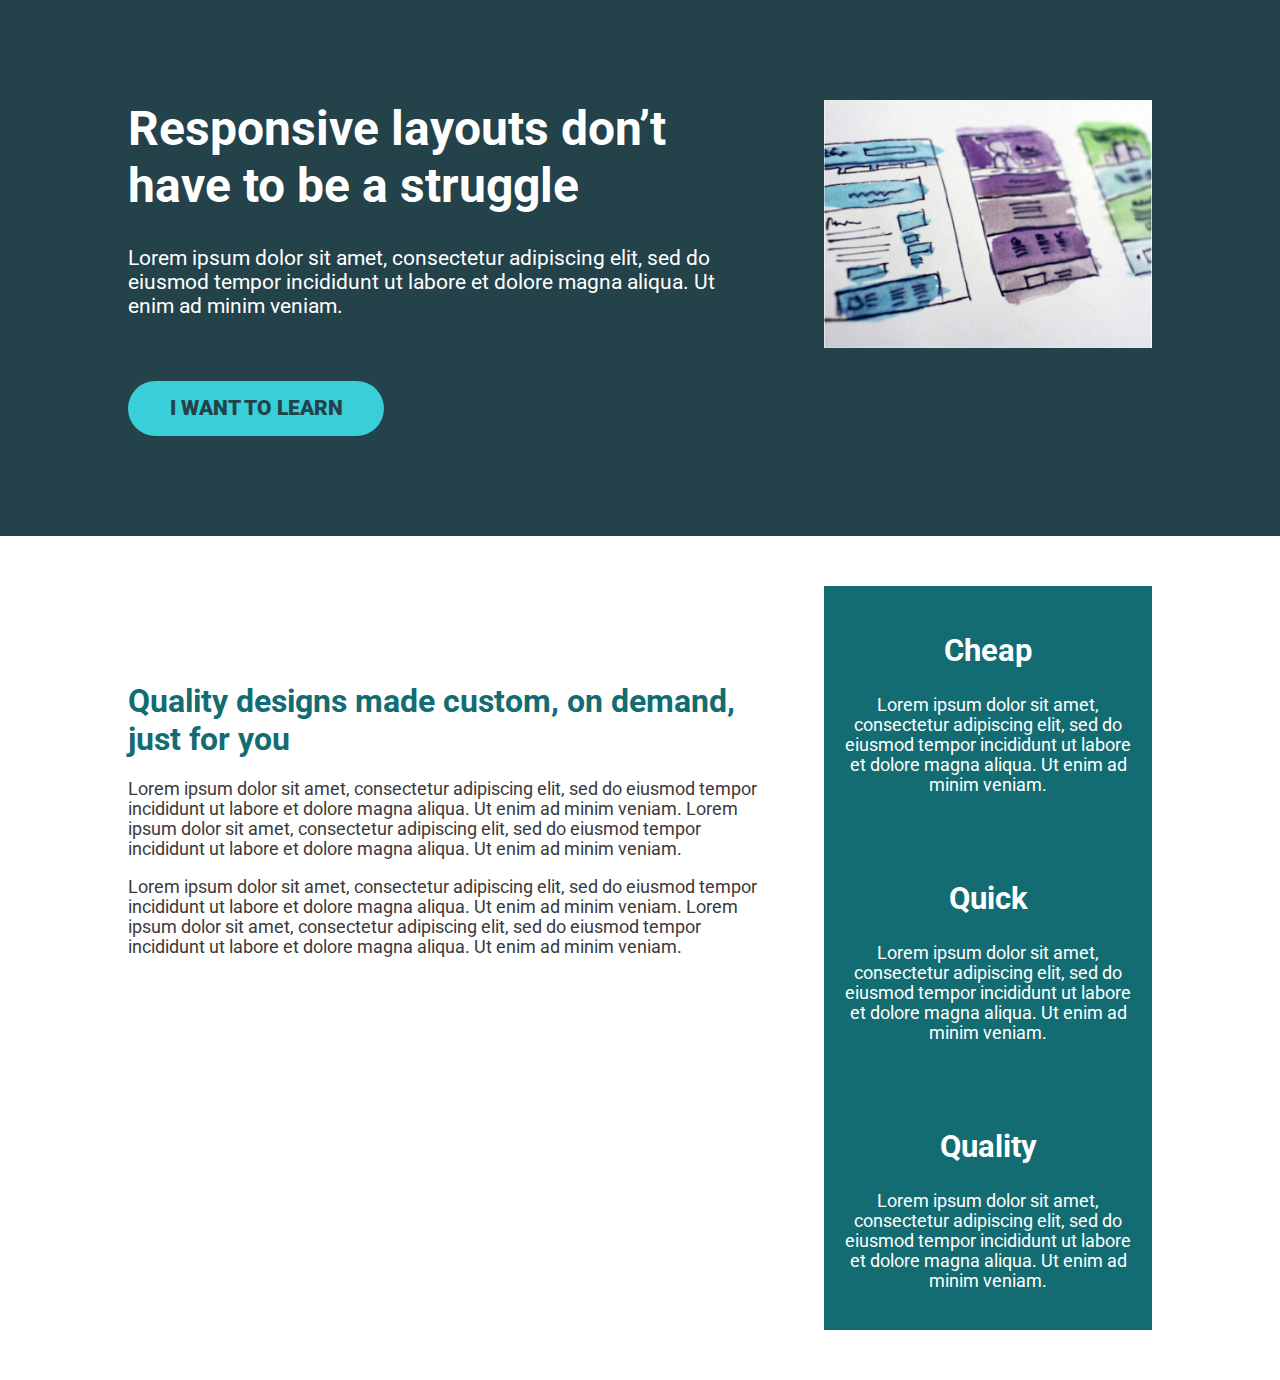
<file: 02-6 - challenge 2/index.html>
<!DOCTYPE html>
<html lang="en">
  <head>
    <meta charset="UTF-8" />
    <meta name="viewport" content="width=device-width, initial-scale=1.0" />
    <title>Conquering Rsponsive Layouts</title>
    <link
      href="https://fonts.googleapis.com/css2?family=Roboto:wght@400;900&display=swap"
      rel="stylesheet"
    />
    <link rel="stylesheet" href="style.css" />
  </head>
  <body>
    <div class="hero">
      <div class="container row">
        <div class="hero__text">
          <h1>Responsive layouts don’t have to be a struggle</h1>
          <p>
            Lorem ipsum dolor sit amet, consectetur adipiscing elit, sed do
            eiusmod tempor incididunt ut labore et dolore magna aliqua. Ut enim
            ad minim veniam.
          </p>
          <a href="#" class="btn">I want to learn</a>
        </div>
        <div class="hero__img">
          <img src="img/hero-img.jpg" alt="some image" />
        </div>
      </div>
    </div>
    <section class="second">
      <div class="container row">
        <div class="col-1">
          <h1>Quality designs made custom, on demand, just for you</h1>
          <p>
            Lorem ipsum dolor sit amet, consectetur adipiscing elit, sed do
            eiusmod tempor incididunt ut labore et dolore magna aliqua. Ut enim
            ad minim veniam. Lorem ipsum dolor sit amet, consectetur adipiscing
            elit, sed do eiusmod tempor incididunt ut labore et dolore magna
            aliqua. Ut enim ad minim veniam.
          </p>
          <p>
            Lorem ipsum dolor sit amet, consectetur adipiscing elit, sed do
            eiusmod tempor incididunt ut labore et dolore magna aliqua. Ut enim
            ad minim veniam. Lorem ipsum dolor sit amet, consectetur adipiscing
            elit, sed do eiusmod tempor incididunt ut labore et dolore magna
            aliqua. Ut enim ad minim veniam.
          </p>
        </div>
        <div class="col-2">
          <div class="col-2__text">
            <h2>Cheap</h2>
            <p>
              Lorem ipsum dolor sit amet, consectetur adipiscing elit, sed do
              eiusmod tempor incididunt ut labore et dolore magna aliqua. Ut
              enim ad minim veniam.
            </p>
          </div>
          <div class="col-2__text">
            <h2>Quick</h2>
            <p>
              Lorem ipsum dolor sit amet, consectetur adipiscing elit, sed do
              eiusmod tempor incididunt ut labore et dolore magna aliqua. Ut
              enim ad minim veniam.
            </p>
          </div>
          <div class="col-2__text">
            <h2>Quality</h2>
            <p>
              Lorem ipsum dolor sit amet, consectetur adipiscing elit, sed do
              eiusmod tempor incididunt ut labore et dolore magna aliqua. Ut
              enim ad minim veniam.
            </p>
          </div>
        </div>
      </div>
    </section>
  </body>
</html>
</file>
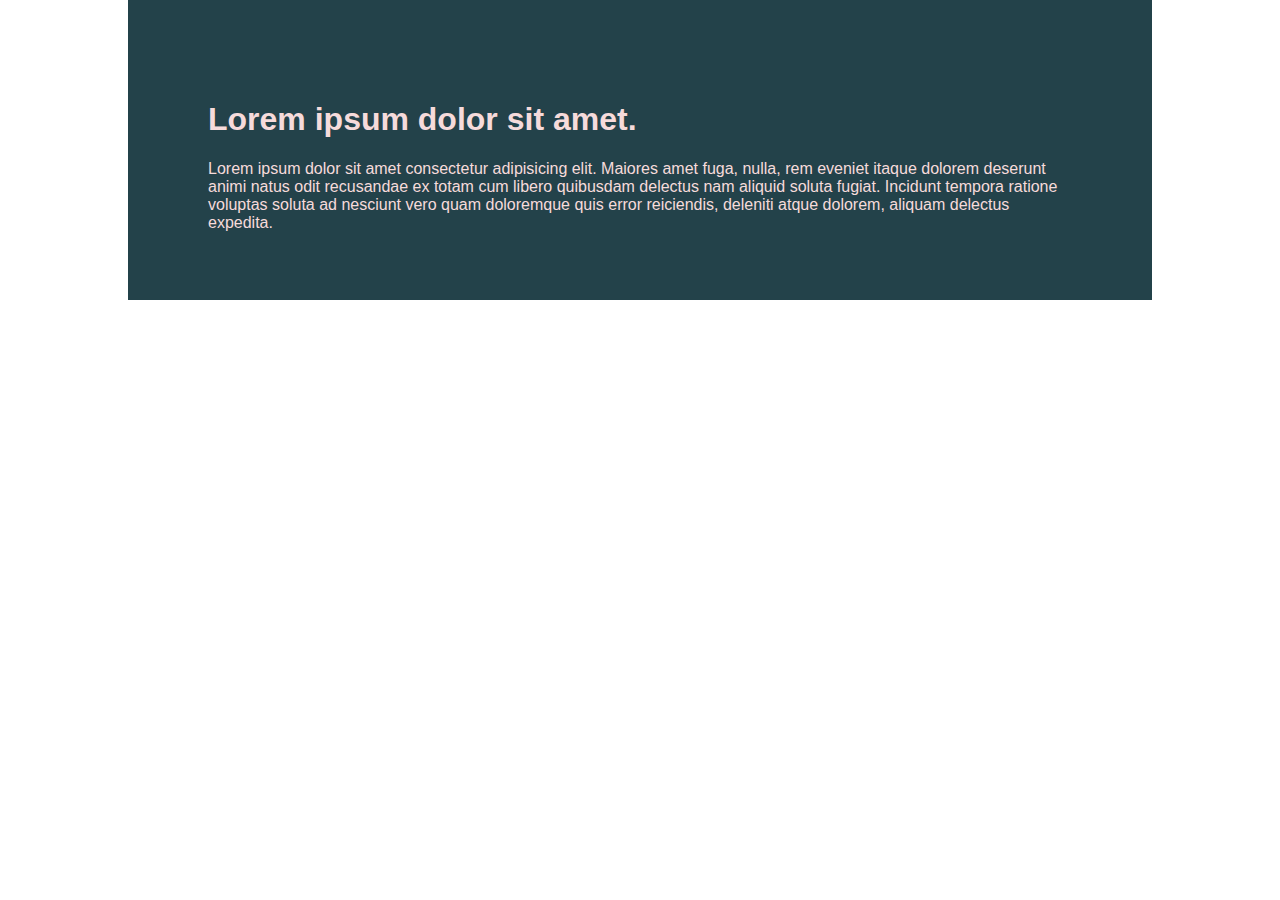
<file: AvoidHeights/index.html>
<!DOCTYPE html>
<html lang="en">
  <head>
    <meta charset="UTF-8" />
    <meta name="viewport" content="width=device-width, initial-scale=1.0" />
    <title>Avoid heights</title>
    <link rel="stylesheet" href="style.css" />
  </head>
  <body>
    <div class="container">
      <h1>Lorem ipsum dolor sit amet.</h1>
      <p>
        Lorem ipsum dolor sit amet consectetur adipisicing elit. Maiores amet
        fuga, nulla, rem eveniet itaque dolorem deserunt animi natus odit
        recusandae ex totam cum libero quibusdam delectus nam aliquid soluta
        fugiat. Incidunt tempora ratione voluptas soluta ad nesciunt vero quam
        doloremque quis error reiciendis, deleniti atque dolorem, aliquam
        delectus expedita.
      </p>
    </div>
  </body>
</html>
</file>
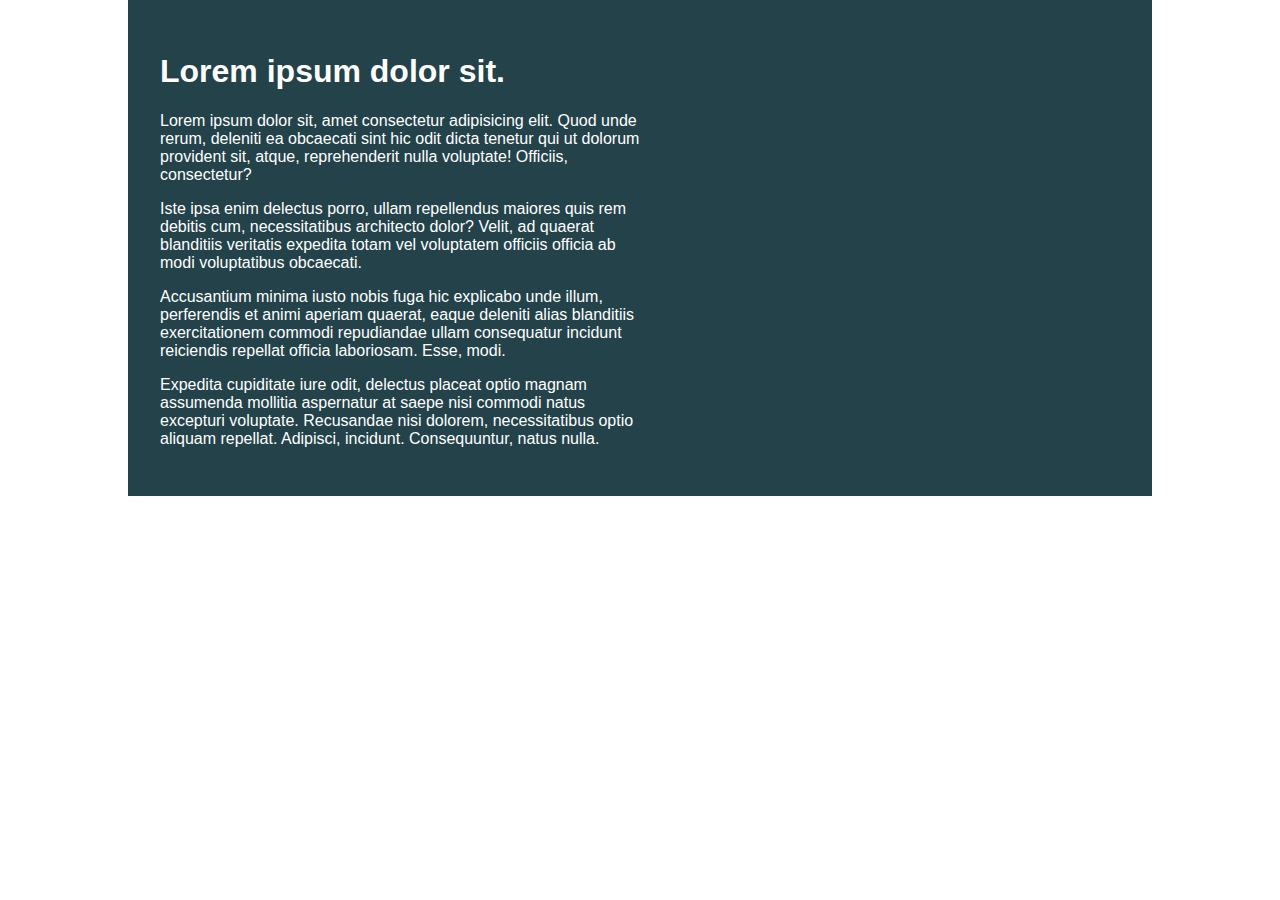
<file: challenge01/index.html>
<!DOCTYPE html>
<html lang="en">

<head>
    <meta charset="UTF-8">
    <meta name="viewport" content="width=device-width, initial-scale=1.0">
    <title>Day 01</title>

    <link rel="stylesheet" href="style.css">
</head>

<body>
    <div class="container">
        <div class="intro-content">
            <h1>Lorem ipsum dolor sit.</h1>
            <p>Lorem ipsum dolor sit, amet consectetur adipisicing elit. Quod unde rerum, deleniti ea obcaecati sint hic
                odit dicta tenetur qui ut dolorum provident sit, atque, reprehenderit nulla voluptate! Officiis,
                consectetur?</p>
            <p>Iste ipsa enim delectus porro, ullam repellendus maiores quis rem debitis cum, necessitatibus architecto
                dolor? Velit, ad quaerat blanditiis veritatis expedita totam vel voluptatem officiis officia ab modi
                voluptatibus obcaecati.</p>
            <p>Accusantium minima iusto nobis fuga hic explicabo unde illum, perferendis et animi aperiam quaerat, eaque
                deleniti alias blanditiis exercitationem commodi repudiandae ullam consequatur incidunt reiciendis
                repellat officia laboriosam. Esse, modi.</p>
            <p>Expedita cupiditate iure odit, delectus placeat optio magnam assumenda mollitia aspernatur at saepe nisi
                commodi natus excepturi voluptate. Recusandae nisi dolorem, necessitatibus optio aliquam repellat.
                Adipisci, incidunt. Consequuntur, natus nulla.</p>
        </div>
    </div>
</body>

</html>
</file>
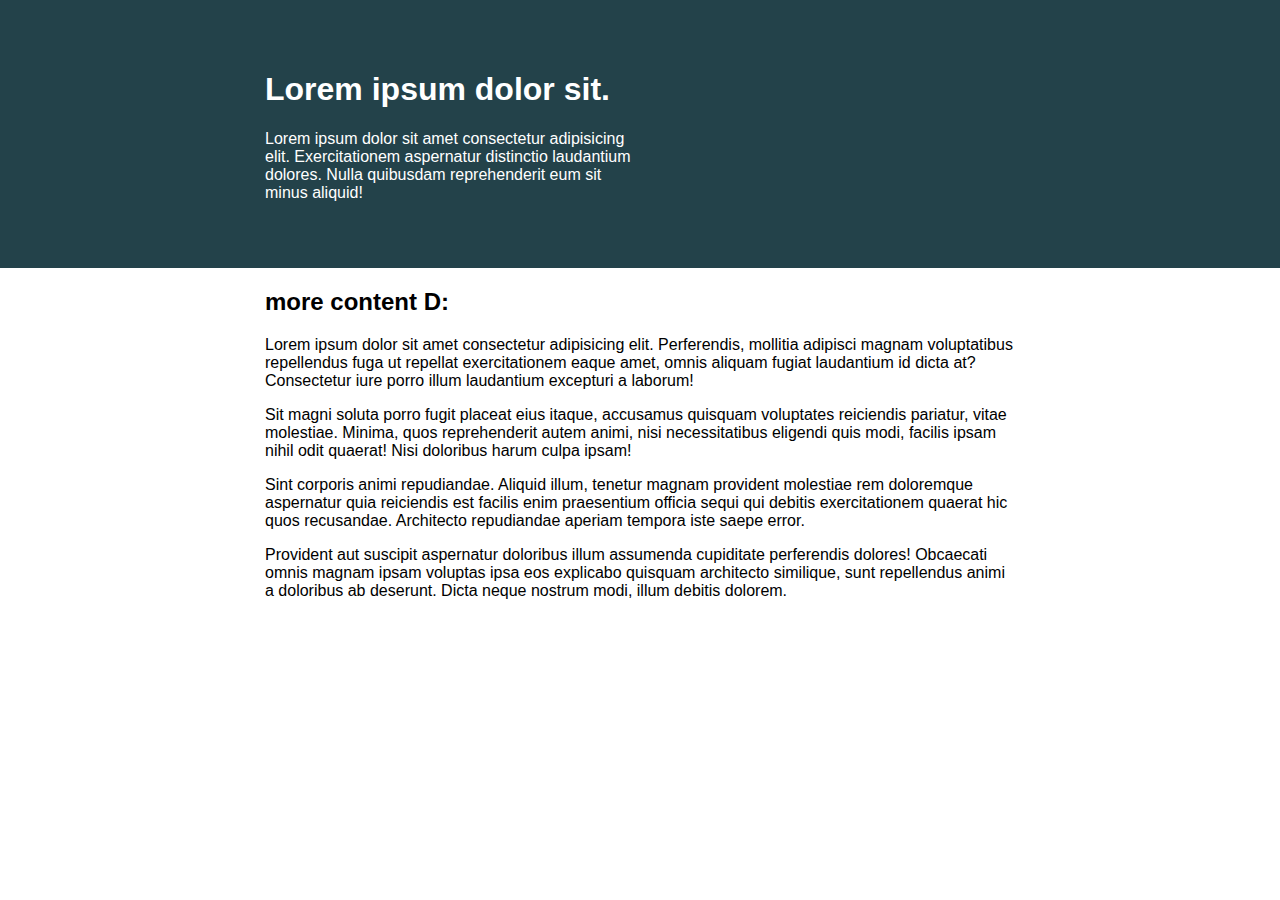
<file: challenge02/index.html>
<!DOCTYPE html>
<html lang="en">
  <head>
    <meta charset="UTF-8" />
    <meta name="viewport" content="width=device-width, initial-scale=1.0" />
    <title>Day 01</title>

    <link rel="stylesheet" href="style.css" />
  </head>
  <body>
    <div class="intro">
      <div class="container">
        <div class="intro-content">
          <h1>Lorem ipsum dolor sit.</h1>
          <p>
            Lorem ipsum dolor sit amet consectetur adipisicing elit.
            Exercitationem aspernatur distinctio laudantium dolores. Nulla
            quibusdam reprehenderit eum sit minus aliquid!
          </p>
        </div>
      </div>
    </div>

    <div class="container">
      <h2>more content D:</h2>
      <p>
        Lorem ipsum dolor sit amet consectetur adipisicing elit. Perferendis,
        mollitia adipisci magnam voluptatibus repellendus fuga ut repellat
        exercitationem eaque amet, omnis aliquam fugiat laudantium id dicta at?
        Consectetur iure porro illum laudantium excepturi a laborum!
      </p>
      <p>
        Sit magni soluta porro fugit placeat eius itaque, accusamus quisquam
        voluptates reiciendis pariatur, vitae molestiae. Minima, quos
        reprehenderit autem animi, nisi necessitatibus eligendi quis modi,
        facilis ipsam nihil odit quaerat! Nisi doloribus harum culpa ipsam!
      </p>
      <p>
        Sint corporis animi repudiandae. Aliquid illum, tenetur magnam provident
        molestiae rem doloremque aspernatur quia reiciendis est facilis enim
        praesentium officia sequi qui debitis exercitationem quaerat hic quos
        recusandae. Architecto repudiandae aperiam tempora iste saepe error.
      </p>
      <p>
        Provident aut suscipit aspernatur doloribus illum assumenda cupiditate
        perferendis dolores! Obcaecati omnis magnam ipsam voluptas ipsa eos
        explicabo quisquam architecto similique, sunt repellendus animi a
        doloribus ab deserunt. Dicta neque nostrum modi, illum debitis dolorem.
      </p>
    </div>
  </body>
</html>
</file>
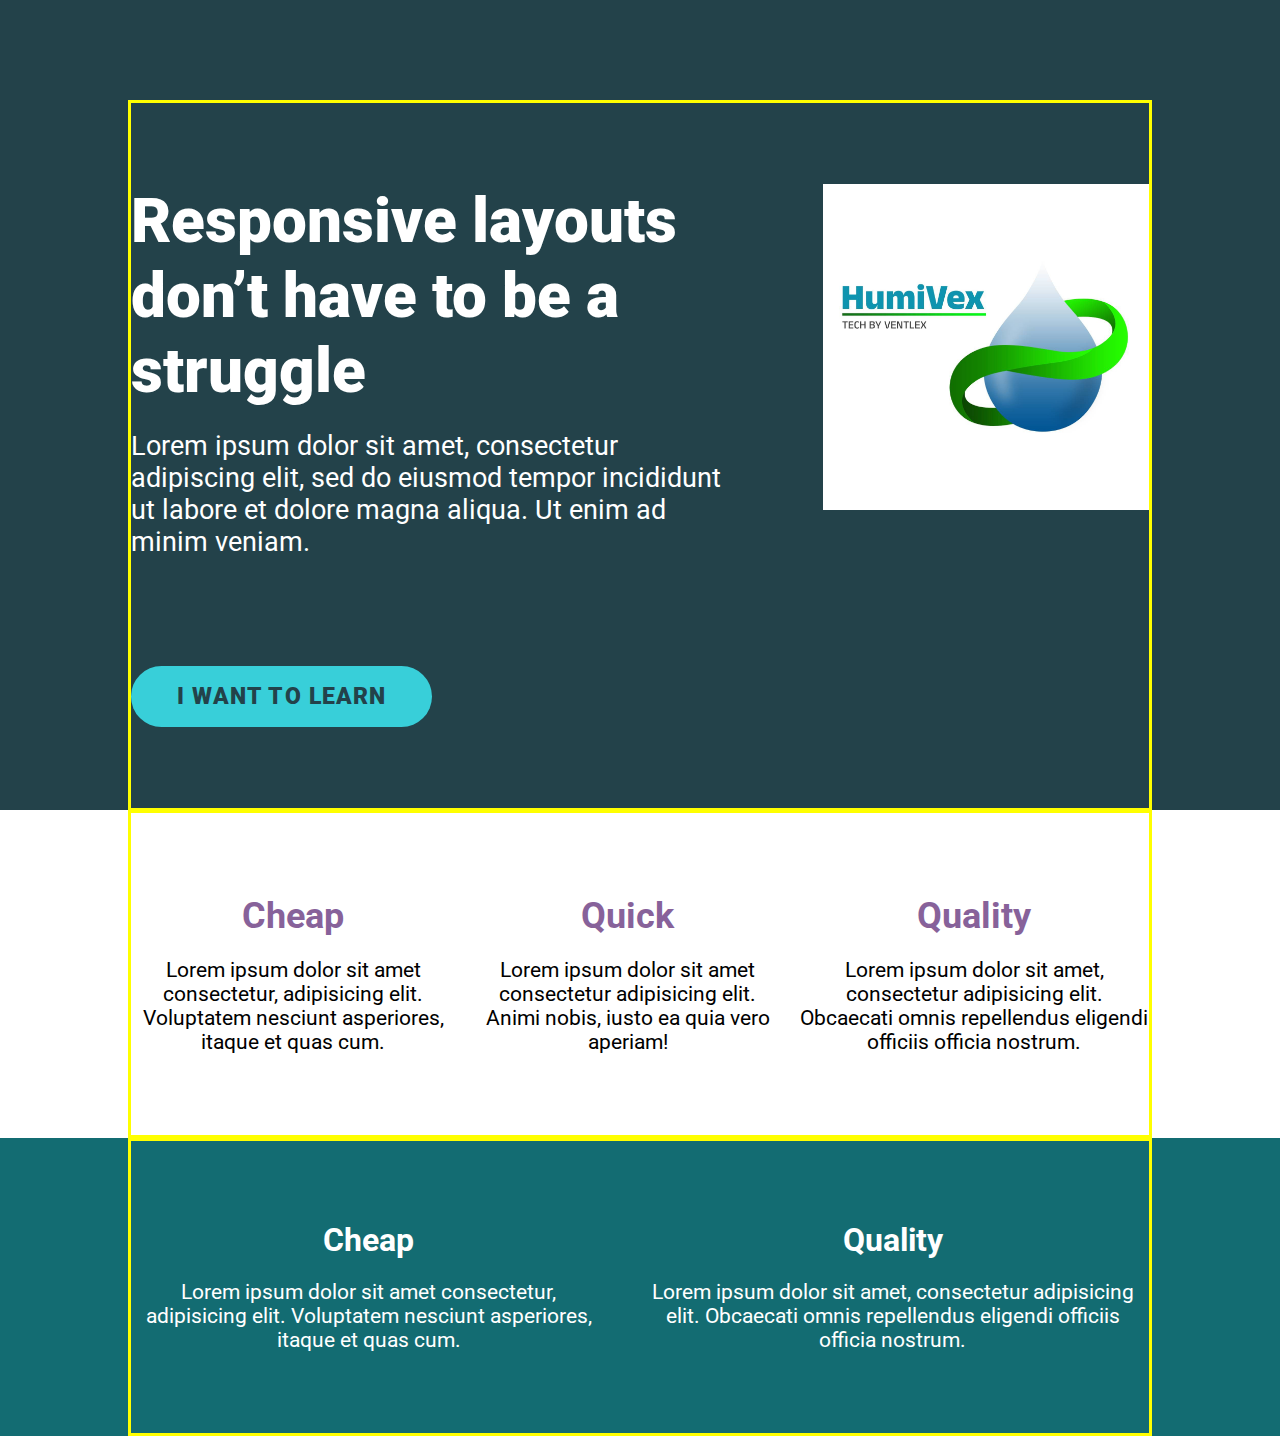
<file: challenge03 copy/index.html>
<!DOCTYPE html>
<html lang="en">
  <head>
    <meta charset="UTF-8" />
    <meta name="viewport" content="width=device-width, initial-scale=1.0" />
    <title>Challenge 03</title>
    <link rel="stylesheet" href="style.css" />
    <link rel="preconnect" href="https://fonts.googleapis.com" />
    <link rel="preconnect" href="https://fonts.gstatic.com" crossorigin />
    <link
      href="https://fonts.googleapis.com/css2?family=Dancing+Script:wght@400..700&family=Manrope:wght@200..800&family=Pacifico&family=Roboto:ital,wght@0,100..900;1,100..900&display=swap"
      rel="stylesheet"
    />
  </head>
  <body>
    <div class="hero">
      <div class="container row">
        <div class="hero__text">
          <h3>Responsive layouts don’t have to be a struggle</h3>
          <p>
            Lorem ipsum dolor sit amet, consectetur adipiscing elit, sed do
            eiusmod tempor incididunt ut labore et dolore magna aliqua. Ut enim
            ad minim veniam.
          </p>
          <button>i want to learn</button>
        </div>
        <img src="./img.jpg" alt="Humivex logo" class="hero__img" />
      </div>
    </div>
    <section class="three-col">
      <div class="container row">
        <div class="col">
          <h3 class="accent-color">Cheap</h3>
          <p>
            Lorem ipsum dolor sit amet consectetur, adipisicing elit. Voluptatem
            nesciunt asperiores, itaque et quas cum.
          </p>
        </div>
        <div class="col">
          <h3 class="accent-color">Quick</h3>
          <p>
            Lorem ipsum dolor sit amet consectetur adipisicing elit. Animi
            nobis, iusto ea quia vero aperiam!
          </p>
        </div>
        <div class="col">
          <h3 class="accent-color">Quality</h3>
          <p>
            Lorem ipsum dolor sit amet, consectetur adipisicing elit. Obcaecati
            omnis repellendus eligendi officiis officia nostrum.
          </p>
        </div>
      </div>
    </section>
    <section class="two-col">
      <div class="container row">
        <div class="col">
          <h3>Cheap</h3>
          <p>
            Lorem ipsum dolor sit amet consectetur, adipisicing elit. Voluptatem
            nesciunt asperiores, itaque et quas cum.
          </p>
        </div>
        <div class="col">
          <h3>Quality</h3>
          <p>
            Lorem ipsum dolor sit amet, consectetur adipisicing elit. Obcaecati
            omnis repellendus eligendi officiis officia nostrum.
          </p>
        </div>
      </div>
    </section>
  </body>
</html>
</file>
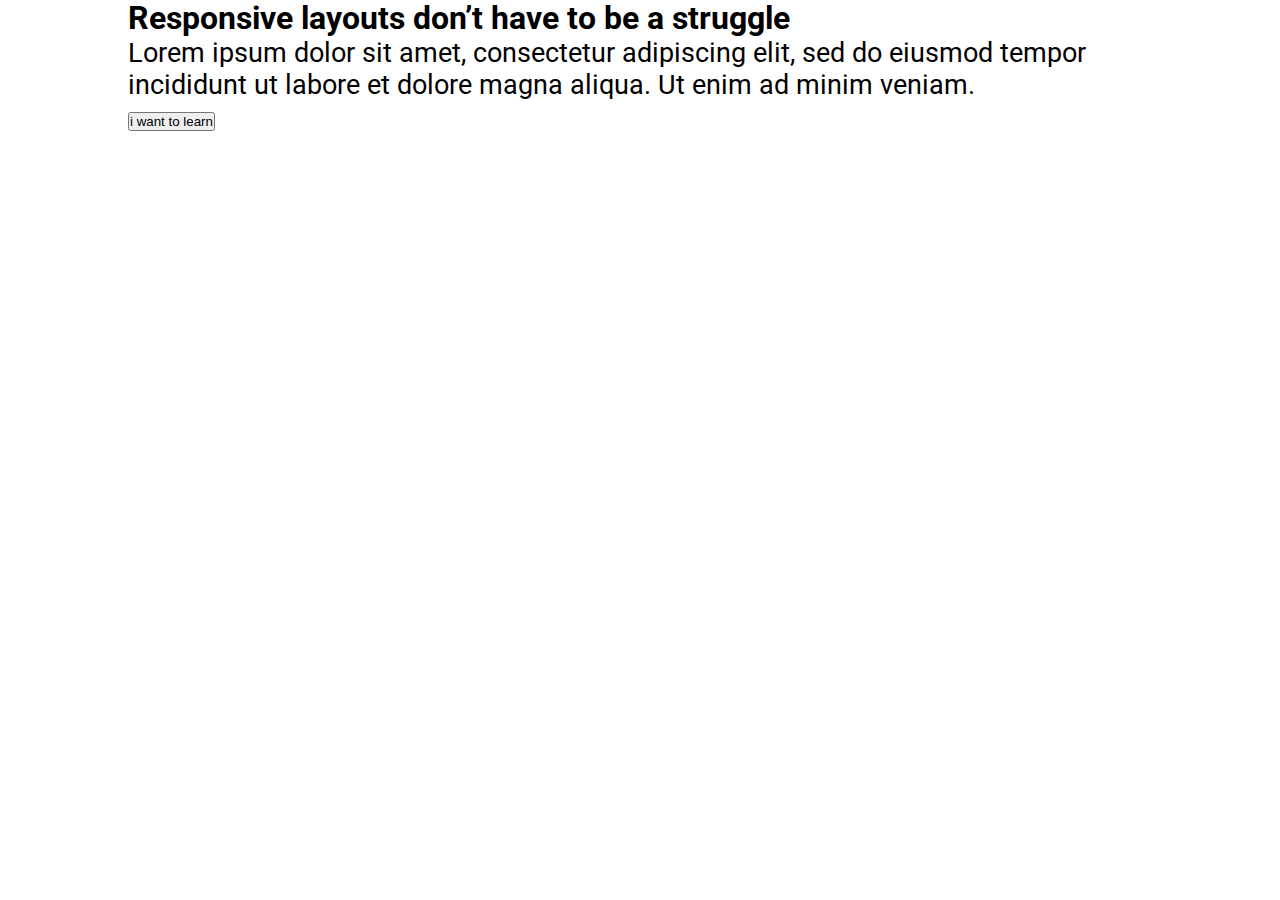
<file: challenge03/index.html>
<!DOCTYPE html>
<html lang="en">
  <head>
    <meta charset="UTF-8" />
    <meta name="viewport" content="width=device-width, initial-scale=1.0" />
    <title>Challenge 03</title>
    <link rel="stylesheet" href="style.css" />
    <link rel="preconnect" href="https://fonts.googleapis.com" />
    <link rel="preconnect" href="https://fonts.gstatic.com" crossorigin />
    <link
      href="https://fonts.googleapis.com/css2?family=Dancing+Script:wght@400..700&family=Manrope:wght@200..800&family=Pacifico&family=Roboto:ital,wght@0,100..900;1,100..900&display=swap"
      rel="stylesheet"
    />
  </head>
  <body>
    <div class="container">
      <div class="intro">
        <div class="top">
          <h3>Responsive layouts don’t have to be a struggle</h3>
          <p>
            Lorem ipsum dolor sit amet, consectetur adipiscing elit, sed do
            eiusmod tempor incididunt ut labore et dolore magna aliqua. Ut enim
            ad minim veniam.
          </p>
        </div>
        <div class="bottom">
          <button>i want to learn</button>
        </div>
      </div>
    </div>
  </body>
</html>
</file>
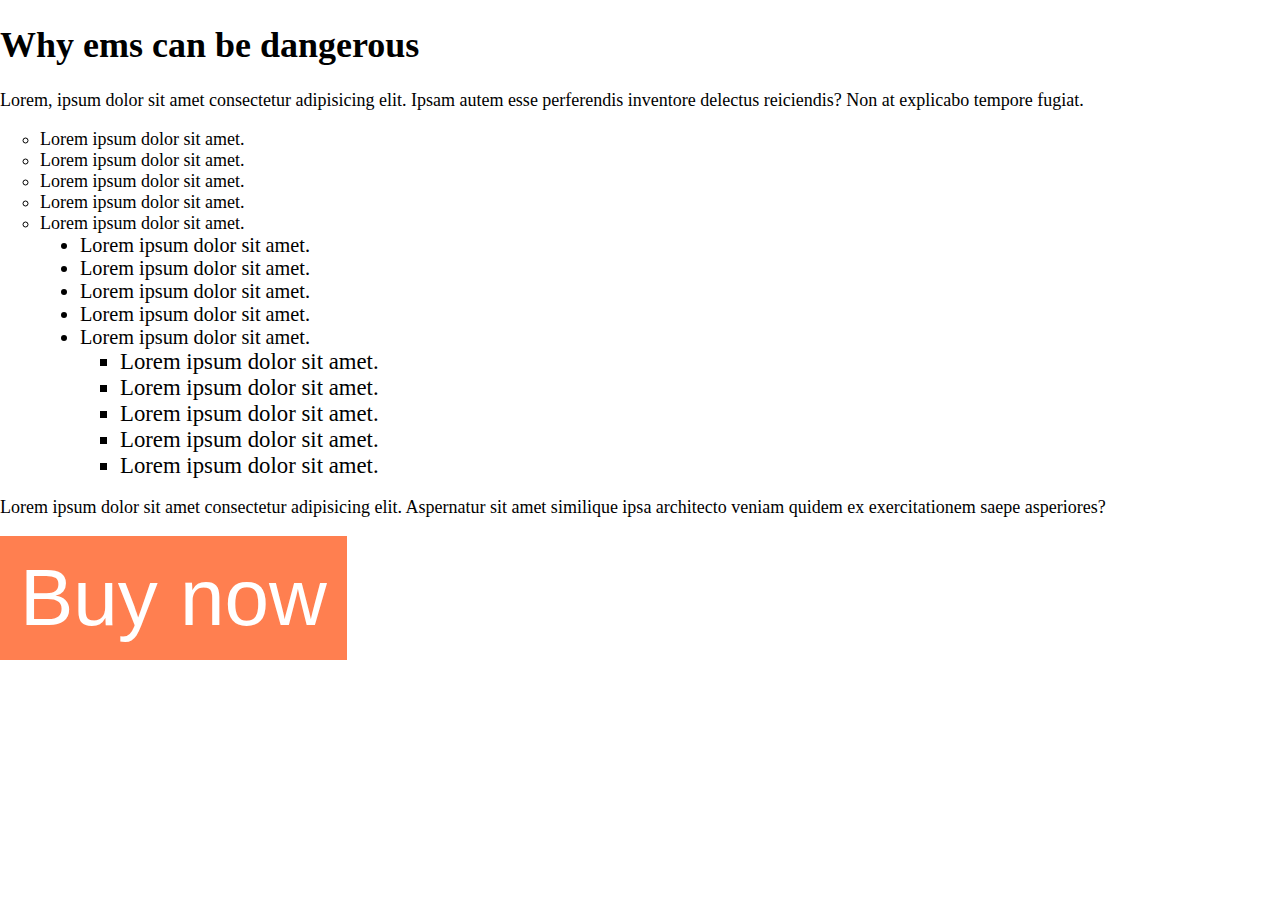
<file: EmsAndRems/index.html>
<!DOCTYPE html>
<html lang="en">
  <head>
    <meta charset="UTF-8" />
    <meta name="viewport" content="width=device-width, initial-scale=1.0" />
    <title>Ems and Rems</title>
    <link rel="stylesheet" href="style.css" />
  </head>
  <body>
    <div class="content">
      <h1 class="title">Why ems can be dangerous</h1>
      <p>
        Lorem, ipsum dolor sit amet consectetur adipisicing elit. Ipsam autem
        esse perferendis inventore delectus reiciendis? Non at explicabo tempore
        fugiat.
      </p>
      <ul style="list-style: circle">
        <!-- here font size will be 1.5em -->
        <li>Lorem ipsum dolor sit amet.</li>
        <li>Lorem ipsum dolor sit amet.</li>
        <li>Lorem ipsum dolor sit amet.</li>
        <li>Lorem ipsum dolor sit amet.</li>
        <li>Lorem ipsum dolor sit amet.</li>
        <ul style="list-style: disc">
          <!-- here font size will be 1.5em * 1.5em -->
          <li>Lorem ipsum dolor sit amet.</li>
          <li>Lorem ipsum dolor sit amet.</li>
          <li>Lorem ipsum dolor sit amet.</li>
          <li>Lorem ipsum dolor sit amet.</li>
          <li>Lorem ipsum dolor sit amet.</li>
          <ul style="list-style: square">
            <!-- here font size will be 1.5em * 1.5em * 1.5em -->
            <li>Lorem ipsum dolor sit amet.</li>
            <li>Lorem ipsum dolor sit amet.</li>
            <li>Lorem ipsum dolor sit amet.</li>
            <li>Lorem ipsum dolor sit amet.</li>
            <li>Lorem ipsum dolor sit amet.</li>
          </ul>
        </ul>
      </ul>
      <p>
        Lorem ipsum dolor sit amet consectetur adipisicing elit. Aspernatur sit
        amet similique ipsa architecto veniam quidem ex exercitationem saepe
        asperiores?
      </p>
      <button>Buy now</button>
    </div>
  </body>
</html>
</file>
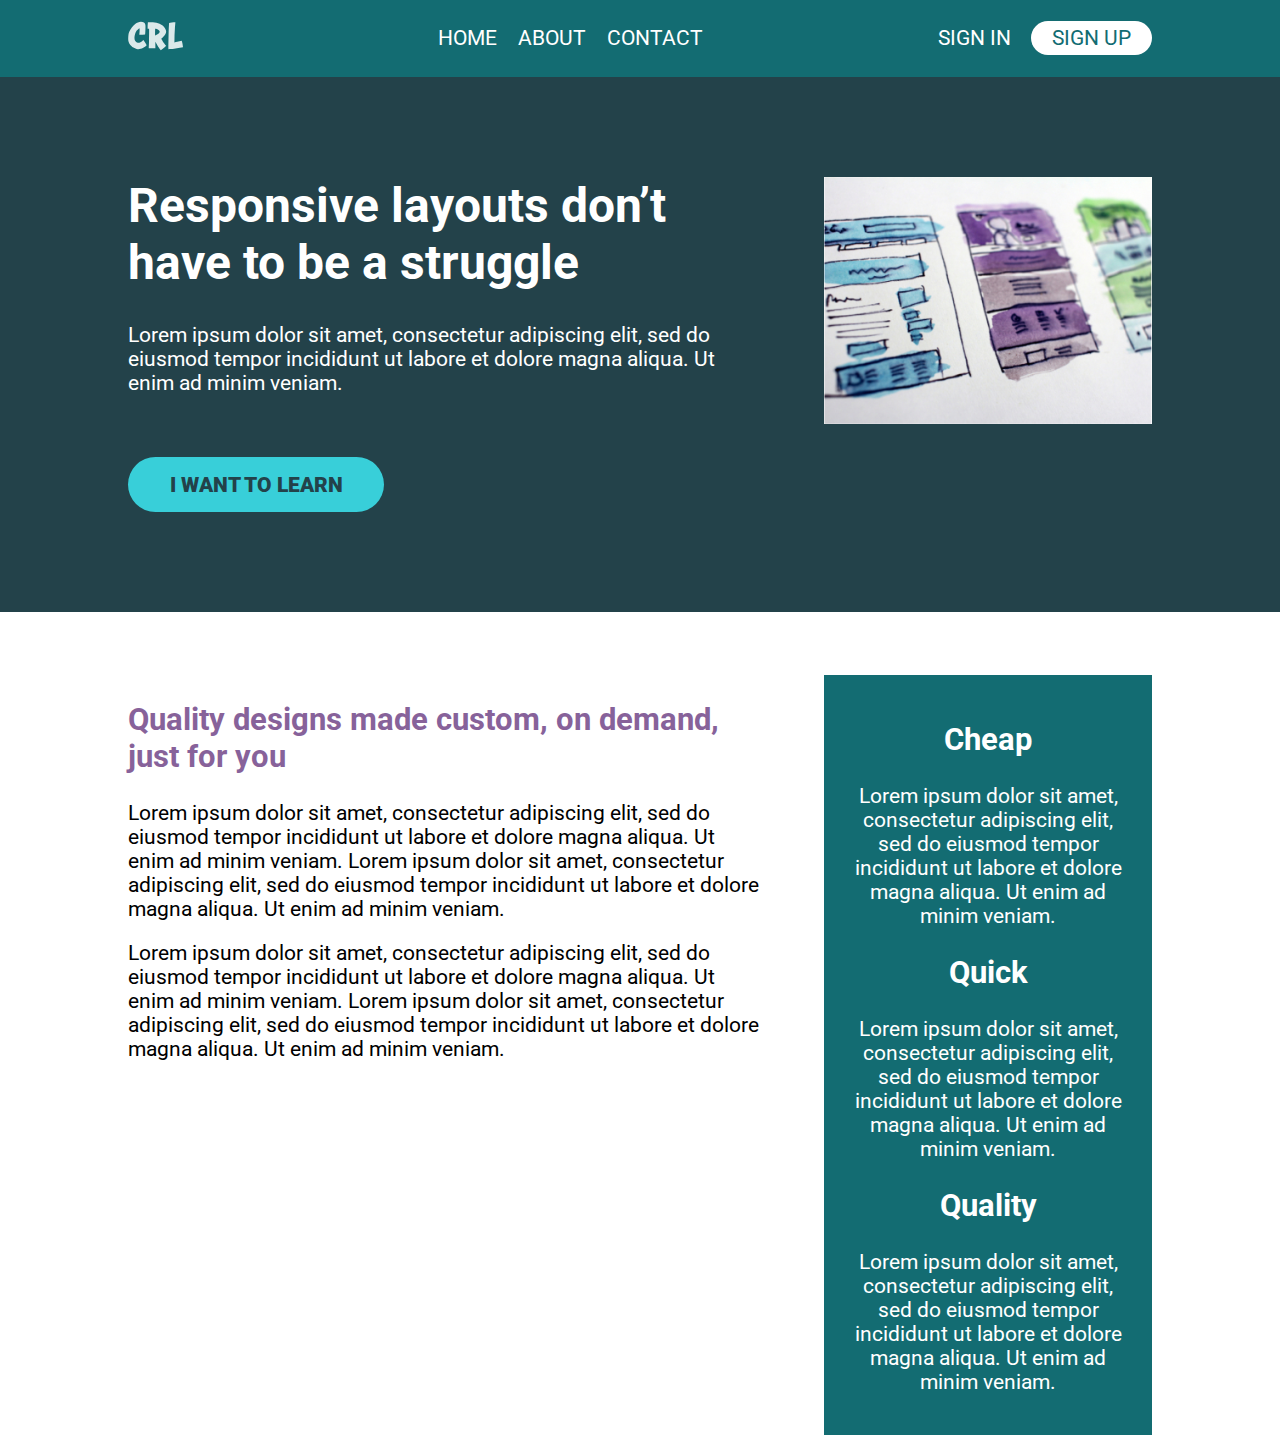
<file: mediaQueries/index.html>
<!DOCTYPE html>
<html lang="en">
  <head>
    <meta charset="UTF-8" />
    <meta name="viewport" content="width=device-width, initial-scale=1.0" />
    <title>Conquering Responsive Layouts</title>
    <link
      href="https://fonts.googleapis.com/css2?family=Roboto:wght@400;900&display=swap"
      rel="stylesheet"
    />
    <link rel="stylesheet" href="style.css" />
  </head>
  <body>
    <header>
      <div class="container row">
        <a href="#" class="logo">
          <img src="./logo.svg" alt="Conquering Responsive Layouts" />
        </a>
        <nav class="nav">
          <ul class="nav__list nav__list--primary">
            <li class="nav__item">
              <a href="#" class="nav__link">Home</a>
            </li>
            <li class="nav__item">
              <a href="#" class="nav__link">About</a>
            </li>
            <li class="nav__item">
              <a href="#" class="nav__link">Contact</a>
            </li>
          </ul>
          <ul class="nav__list">
            <li class="nav__item">
              <a href="#" class="nav__link">Sign In</a>
            </li>
            <li class="nav__item">
              <a href="#" class="nav__link nav__link--button">Sign Up</a>
            </li>
          </ul>
        </nav>
      </div>
    </header>
    <section class="hero">
      <div class="container row">
        <div class="hero__text">
          <h1>Responsive layouts don’t have to be a struggle</h1>
          <p>
            Lorem ipsum dolor sit amet, consectetur adipiscing elit, sed do
            eiusmod tempor incididunt ut labore et dolore magna aliqua. Ut enim
            ad minim veniam.
          </p>
          <a href="#" class="btn">I want to learn</a>
        </div>
        <img src="hero-img.jpg" alt="UX design sketches" class="hero__img" />
      </div>
    </section>

    <main class="main container row">
      <section class="primary-content">
        <h2 class="section-title">
          Quality designs made custom, on demand, just for you
        </h2>
        <p>
          Lorem ipsum dolor sit amet, consectetur adipiscing elit, sed do
          eiusmod tempor incididunt ut labore et dolore magna aliqua. Ut enim ad
          minim veniam. Lorem ipsum dolor sit amet, consectetur adipiscing elit,
          sed do eiusmod tempor incididunt ut labore et dolore magna aliqua. Ut
          enim ad minim veniam.
        </p>
        <p>
          Lorem ipsum dolor sit amet, consectetur adipiscing elit, sed do
          eiusmod tempor incididunt ut labore et dolore magna aliqua. Ut enim ad
          minim veniam. Lorem ipsum dolor sit amet, consectetur adipiscing elit,
          sed do eiusmod tempor incididunt ut labore et dolore magna aliqua. Ut
          enim ad minim veniam.
        </p>
      </section>
      <aside class="sidebar">
        <h2 class="sidebar-title">Cheap</h2>
        <p>
          Lorem ipsum dolor sit amet, consectetur adipiscing elit, sed do
          eiusmod tempor incididunt ut labore et dolore magna aliqua. Ut enim ad
          minim veniam.
        </p>

        <h2 class="sidebar-title">Quick</h2>
        <p>
          Lorem ipsum dolor sit amet, consectetur adipiscing elit, sed do
          eiusmod tempor incididunt ut labore et dolore magna aliqua. Ut enim ad
          minim veniam.
        </p>

        <h2 class="sidebar-title">Quality</h2>
        <p>
          Lorem ipsum dolor sit amet, consectetur adipiscing elit, sed do
          eiusmod tempor incididunt ut labore et dolore magna aliqua. Ut enim ad
          minim veniam.
        </p>
      </aside>
    </main>
  </body>
</html>
</file>
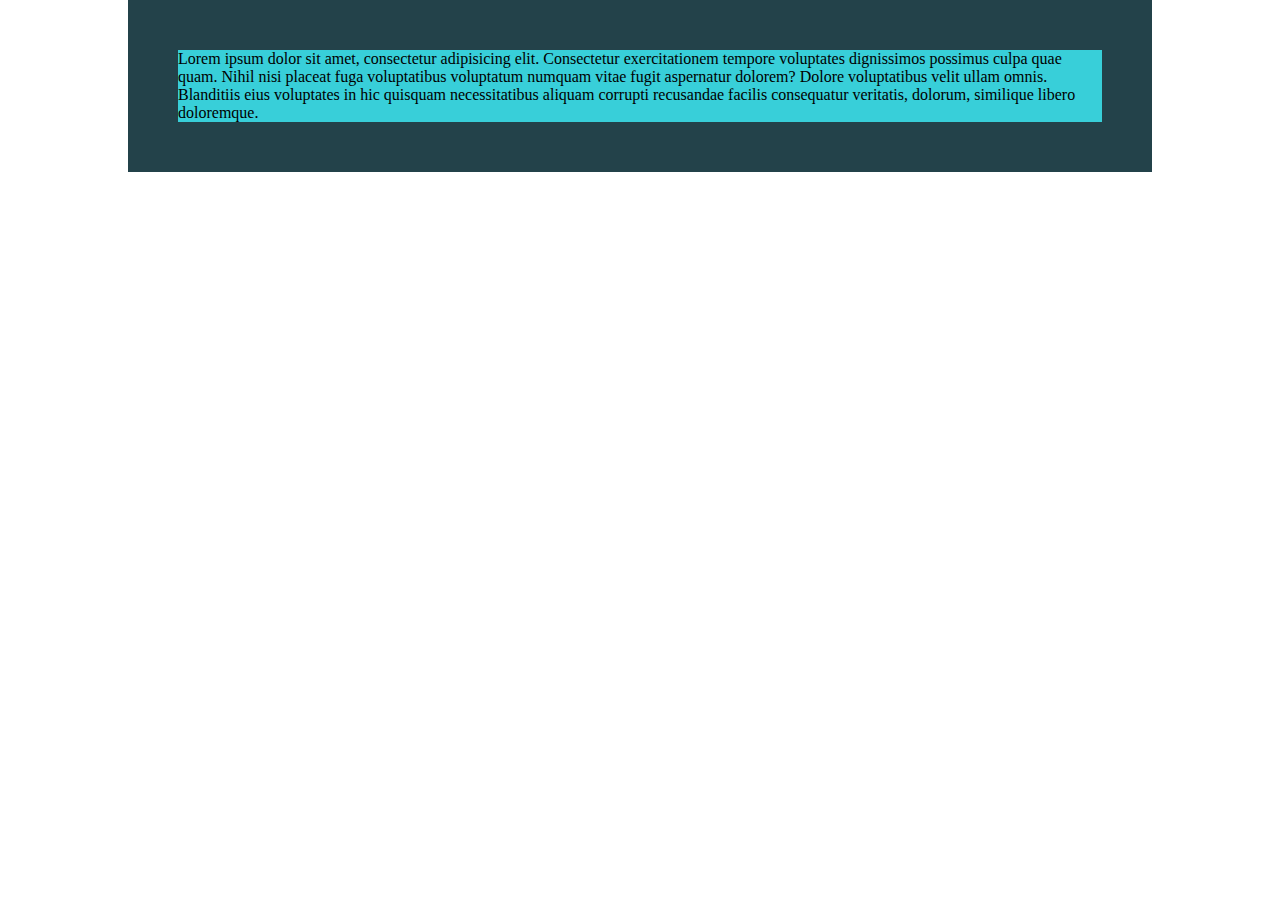
<file: PercentageVsFixedWidth/index.html>
<!DOCTYPE html>
<html lang="en">
  <head>
    <meta charset="UTF-8" />
    <meta name="viewport" content="width=device-width, initial-scale=1.0" />
    <title>Percentage vs Fixed Width</title>
    <link rel="stylesheet" href="style.css" />
  </head>
  <body>
    <div class="parent">
      <div class="child">
        Lorem ipsum dolor sit amet, consectetur adipisicing elit. Consectetur
        exercitationem tempore voluptates dignissimos possimus culpa quae quam.
        Nihil nisi placeat fuga voluptatibus voluptatum numquam vitae fugit
        aspernatur dolorem? Dolore voluptatibus velit ullam omnis. Blanditiis
        eius voluptates in hic quisquam necessitatibus aliquam corrupti
        recusandae facilis consequatur veritatis, dolorum, similique libero
        doloremque.
      </div>
    </div>
  </body>
</html>
</file>
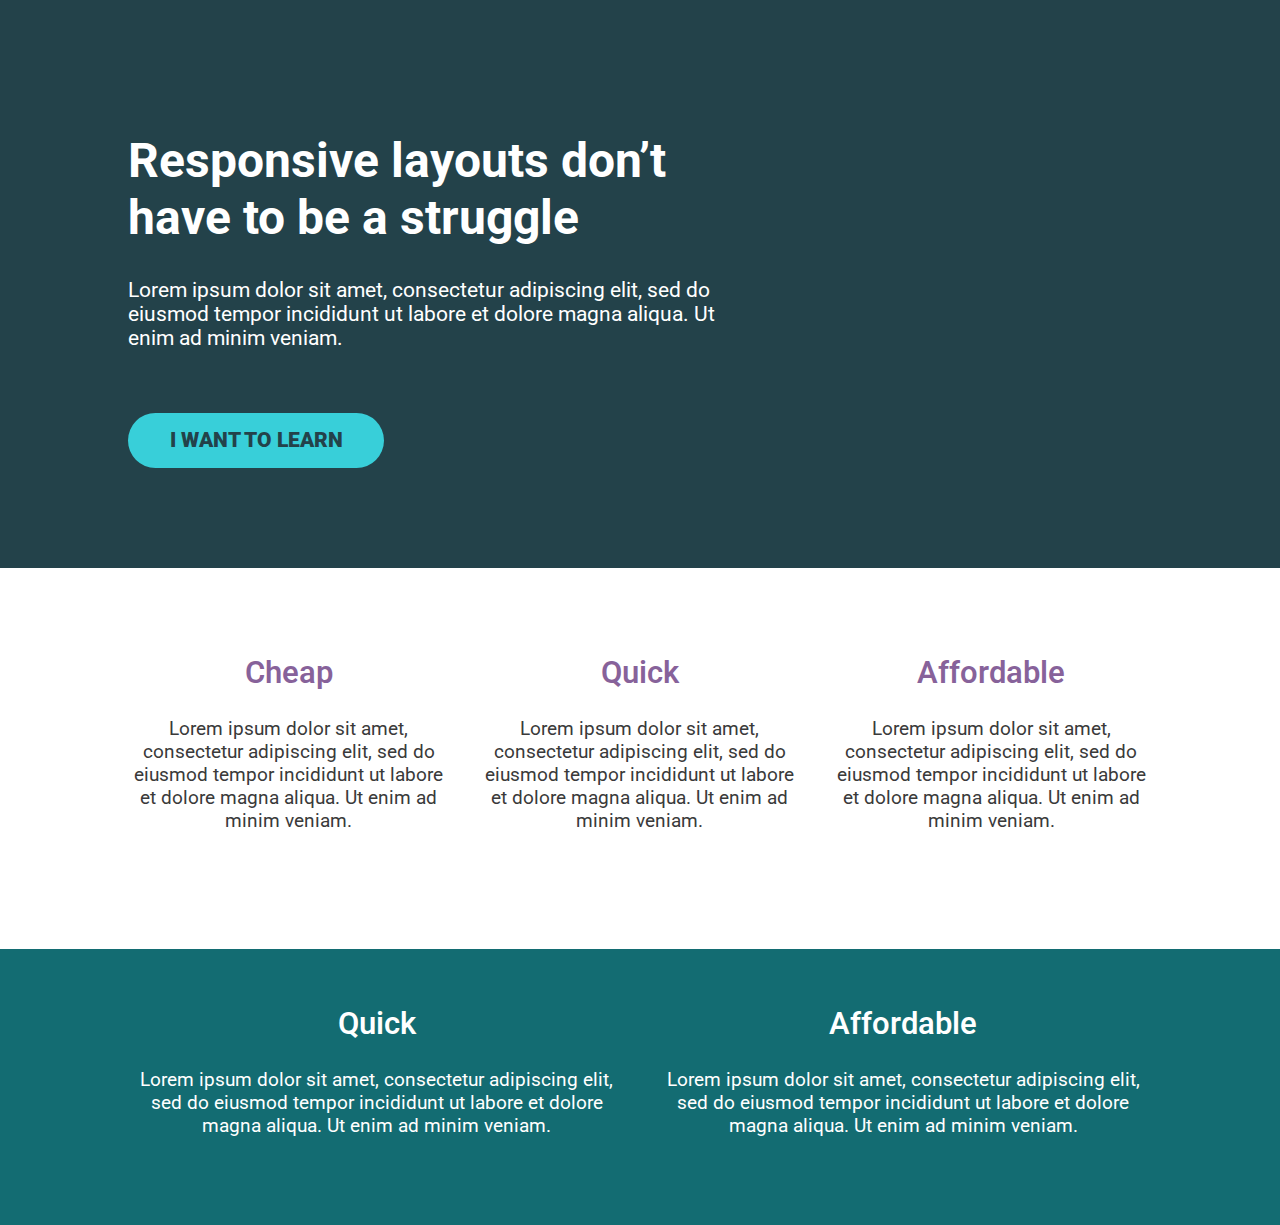
<file: Flexboxchallenge01/myfiles/index.html>
<!DOCTYPE html>
<html lang="en">
  <head>
    <meta charset="UTF-8" />
    <meta name="viewport" content="width=device-width, initial-scale=1.0" />
    <title>Flexbox Challenge-01</title>
    <link
      href="https://fonts.googleapis.com/css2?family=Roboto:wght@400;900&display=swap"
      rel="stylesheet"
      s
    />
    <link rel="stylesheet" href="style.css" />
  </head>
  <body>
    <div class="hero">
      <div class="container">
        <div class="hero__text">
          <h1>Responsive layouts don’t have to be a struggle</h1>
          <p>
            Lorem ipsum dolor sit amet, consectetur adipiscing elit, sed do
            eiusmod tempor incididunt ut labore et dolore magna aliqua. Ut enim
            ad minim veniam.
          </p>
          <a href="#" class="btn">I want to learn</a>
        </div>
      </div>
    </div>
    <div class="hero">
      <div class="container row">
        <div class="col">
          <h2>Cheap</h2>
          <p>
            Lorem ipsum dolor sit amet, consectetur adipiscing elit, sed do
            eiusmod tempor incididunt ut labore et dolore magna aliqua. Ut enim
            ad minim veniam.
          </p>
        </div>
        <div class="col">
          <h2>Quick</h2>
          <p>
            Lorem ipsum dolor sit amet, consectetur adipiscing elit, sed do
            eiusmod tempor incididunt ut labore et dolore magna aliqua. Ut enim
            ad minim veniam.
          </p>
        </div>
        <div class="col">
          <h2>Affordable</h2>
          <p>
            Lorem ipsum dolor sit amet, consectetur adipiscing elit, sed do
            eiusmod tempor incididunt ut labore et dolore magna aliqua. Ut enim
            ad minim veniam.
          </p>
        </div>
      </div>
    </div>
    <div class="hero">
      <div class="container row">
        <div class="col">
          <h2>Quick</h2>
          <p>
            Lorem ipsum dolor sit amet, consectetur adipiscing elit, sed do
            eiusmod tempor incididunt ut labore et dolore magna aliqua. Ut enim
            ad minim veniam.
          </p>
        </div>
        <div class="col">
          <h2>Affordable</h2>
          <p>
            Lorem ipsum dolor sit amet, consectetur adipiscing elit, sed do
            eiusmod tempor incididunt ut labore et dolore magna aliqua. Ut enim
            ad minim veniam.
          </p>
        </div>
      </div>
    </div>
  </body>
</html>
</file>
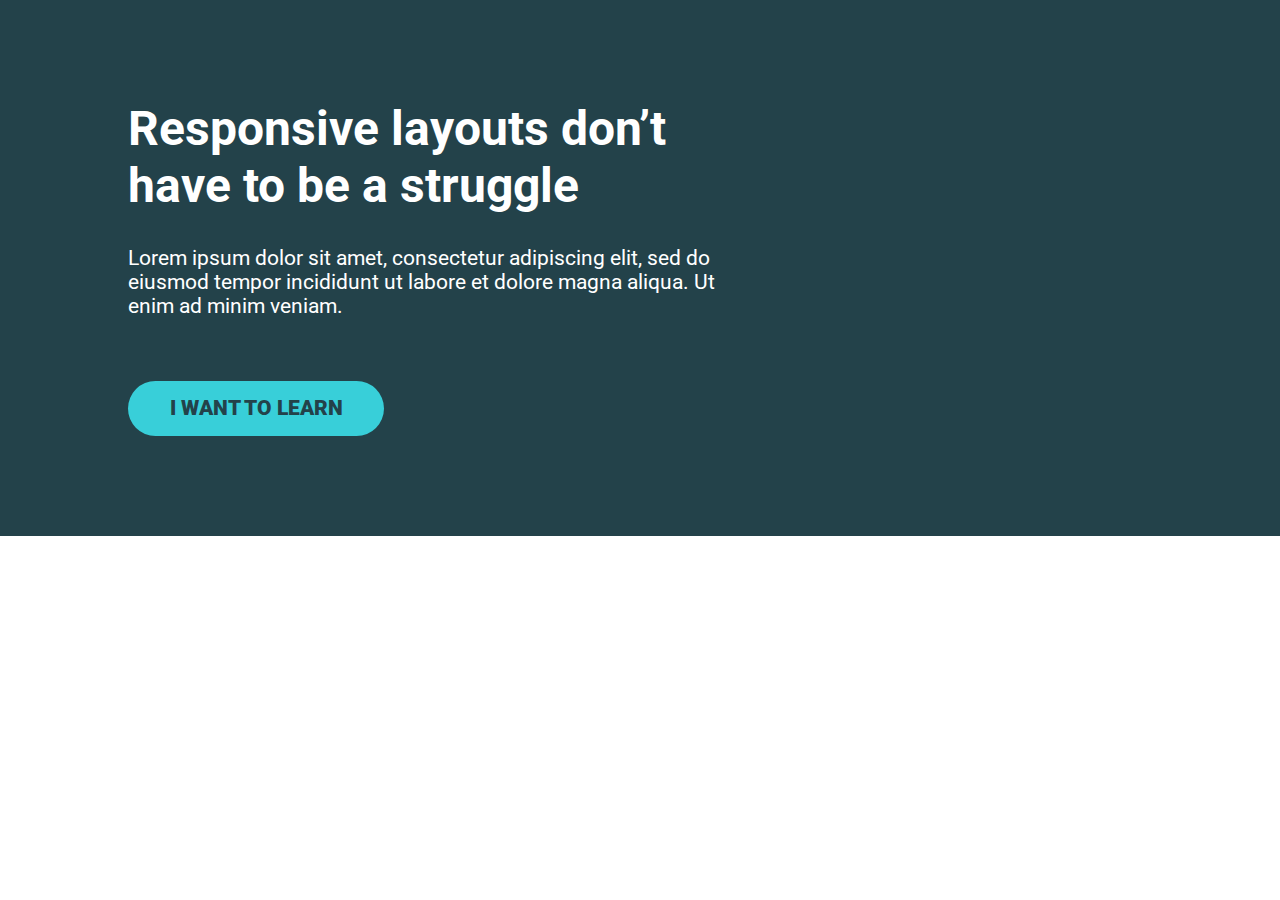
<file: Challenge-02-05-Flexbox/02-6 - challenge 2/02-6 - challenge 2/index.html>
<!DOCTYPE html>
<html lang="en">
<head>
    <meta charset="UTF-8">
    <meta name="viewport" content="width=device-width, initial-scale=1.0">
    <title>Conquering Rsponsive Layouts</title>
    <link href="https://fonts.googleapis.com/css2?family=Roboto:wght@400;900&display=swap" rel="stylesheet"> 
    <link rel="stylesheet" href="style.css">
</head>
<body>
    <div class="hero">
        <div class="container row">
            <div class="hero__text">
                <h1>Responsive layouts don’t have to be a struggle</h1>
                <p>Lorem ipsum dolor sit amet, consectetur adipiscing elit, sed do eiusmod tempor incididunt ut labore et dolore magna aliqua. Ut enim ad minim veniam.</p>
                <a href="#" class="btn">I want to learn</a>
            </div>
        </div>
    </div> 

    

</body>
</html>
</file>
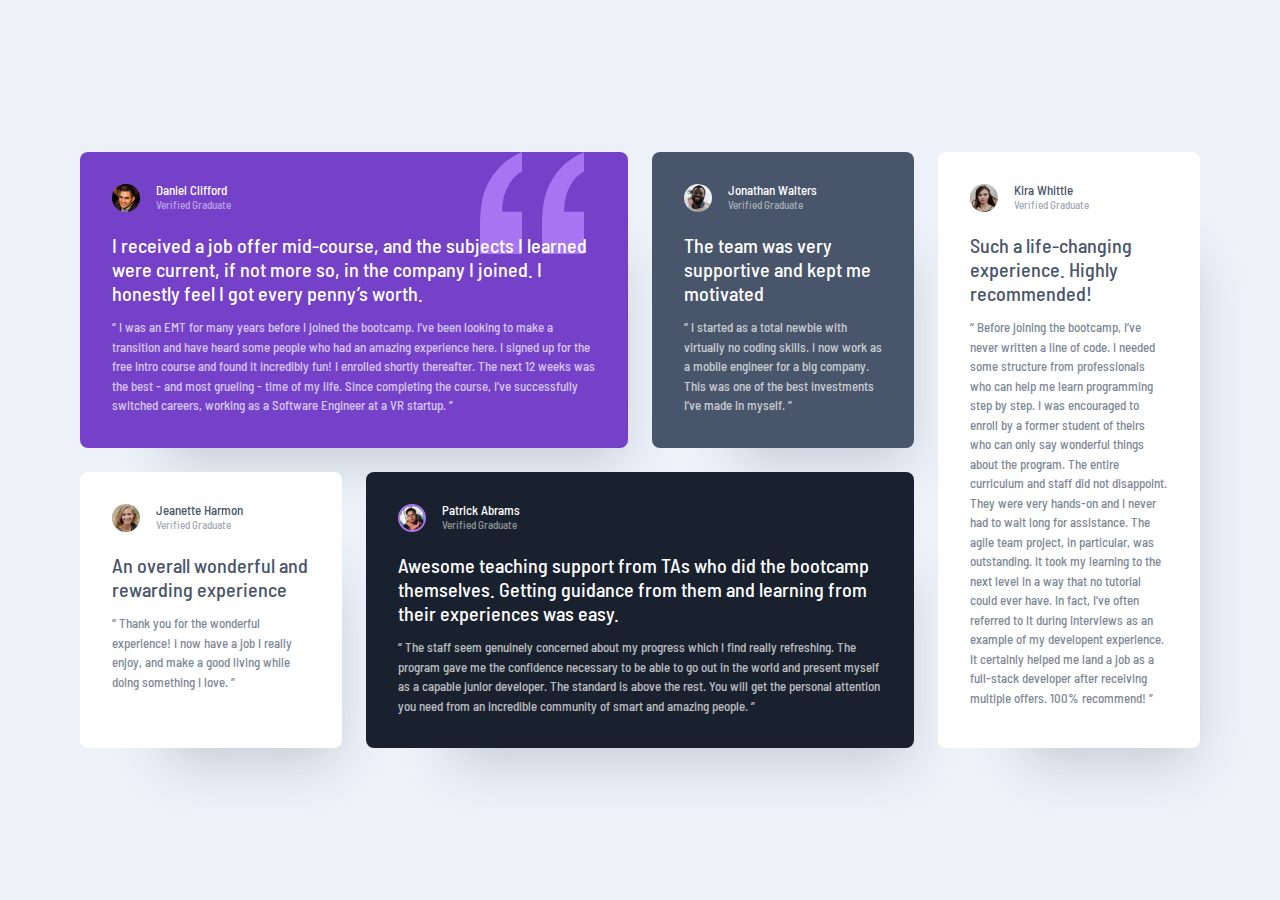
<file: Grid/learn-grid-the-easy-way-main/learn-grid-the-easy-way-main/index.html>
<!DOCTYPE html>
<html lang="en">
  <head>
    <meta charset="UTF-8" />
    <meta http-equiv="X-UA-Compatible" content="IE=edge" />
    <meta name="viewport" content="width=device-width, initial-scale=1.0" />
    <!-- Google font -->
    <link rel="preconnect" href="https://fonts.googleapis.com" />
    <link rel="preconnect" href="https://fonts.gstatic.com" crossorigin />
    <link
      href="https://fonts.googleapis.com/css2?family=Barlow+Semi+Condensed:wght@500;600&display=swap"
      rel="stylesheet"
    />
    <!-- my css -->
    <link rel="stylesheet" href="style-start.css" />
    <title>FEM grid</title>
  </head>

  <body>
    <main class="testimonial-grid">
      <article
        class="testimonial grid-col-span-2 flow bg-primary-400 quote text-neutral-100"
      >
        <div class="flex">
          <div>
            <img src="./images/image-daniel.jpg" alt="daniel clifford" />
          </div>
          <div>
            <h2 class="name">Daniel Clifford</h2>
            <p class="position">Verified Graduate</p>
          </div>
        </div>
        <p>
          I received a job offer mid-course, and the subjects I learned were
          current, if not more so, in the company I joined. I honestly feel I
          got every penny’s worth.
        </p>
        <p>
          “ I was an EMT for many years before I joined the bootcamp. I’ve been
          looking to make a transition and have heard some people who had an
          amazing experience here. I signed up for the free intro course and
          found it incredibly fun! I enrolled shortly thereafter. The next 12
          weeks was the best - and most grueling - time of my life. Since
          completing the course, I’ve successfully switched careers, working as
          a Software Engineer at a VR startup. ”
        </p>
      </article>
      <article class="testimonial flow bg-secondary-400 text-neutral-100">
        <div class="flex">
          <div>
            <img src="./images/image-jonathan.jpg" alt="Jonathan Walters" />
          </div>
          <div>
            <h2 class="name">Jonathan Walters</h2>
            <p class="position">Verified Graduate</p>
          </div>
        </div>
        <p>The team was very supportive and kept me motivated</p>
        <p>
          “ I started as a total newbie with virtually no coding skills. I now
          work as a mobile engineer for a big company. This was one of the best
          investments I’ve made in myself. ”
        </p>
      </article>
      <article class="testimonial flow bg-neutral-100 text-secondary-400">
        <div class="flex">
          <div>
            <img src="./images/image-jeanette.jpg" alt="Jeanette Harmon" />
          </div>
          <div>
            <h2 class="name">Jeanette Harmon</h2>
            <p class="position">Verified Graduate</p>
          </div>
        </div>
        <p>An overall wonderful and rewarding experience</p>
        <p>
          “ Thank you for the wonderful experience! I now have a job I really
          enjoy, and make a good living while doing something I love. ”
        </p>
      </article>
      <article
        class="testimonial grid-col-span-2 flow bg-secondary-500 text-neutral-100"
      >
        <div class="flex">
          <div>
            <img
              class="border-primary-400"
              src="./images/image-patrick.jpg"
              alt="Patrick Abrams"
            />
          </div>
          <div>
            <h2 class="name">Patrick Abrams</h2>
            <p class="position">Verified Graduate</p>
          </div>
        </div>
        <p>
          Awesome teaching support from TAs who did the bootcamp themselves.
          Getting guidance from them and learning from their experiences was
          easy.
        </p>
        <p>
          “ The staff seem genuinely concerned about my progress which I find
          really refreshing. The program gave me the confidence necessary to be
          able to go out in the world and present myself as a capable junior
          developer. The standard is above the rest. You will get the personal
          attention you need from an incredible community of smart and amazing
          people. ”
        </p>
      </article>
      <article class="testimonial flow bg-neutral-100 text-secondary-400">
        <div class="flex">
          <div>
            <img src="./images/image-kira.jpg" alt="Kira Whittle" />
          </div>
          <div>
            <h2 class="name">Kira Whittle</h2>
            <p class="position">Verified Graduate</p>
          </div>
        </div>
        <p>Such a life-changing experience. Highly recommended!</p>
        <p>
          “ Before joining the bootcamp, I’ve never written a line of code. I
          needed some structure from professionals who can help me learn
          programming step by step. I was encouraged to enroll by a former
          student of theirs who can only say wonderful things about the program.
          The entire curriculum and staff did not disappoint. They were very
          hands-on and I never had to wait long for assistance. The agile team
          project, in particular, was outstanding. It took my learning to the
          next level in a way that no tutorial could ever have. In fact, I’ve
          often referred to it during interviews as an example of my developent
          experience. It certainly helped me land a job as a full-stack
          developer after receiving multiple offers. 100% recommend! ”
        </p>
      </article>
    </main>
  </body>
</html>
</file>
<file: 02-6 - challenge 2/style.css>
/* 
////// For this challenge ///////

- All text is in the text.md file

// Requirements
1. Refer to the design specs for the
   overall layout 
2. The image should line up with
   the sidebar in the section
   below

*/

*, *::before, *::after {
    box-sizing: border-box;
}

body {
    margin: 0;
    font-family: 'Roboto', sans-serif;
    font-size: 1.3rem; 
    /* 1.3rem =  21px */
}

img {
    max-width: 100%;
}

h1 {
    font-size: 3rem;
    margin-top: 0;
}

.container {
    width: 80%;
    max-width: 1100px;
    margin: 0 auto;
}

.row {
    /* display: flex => flex container */
    display: flex;
    justify-content: space-between;
    
    /* can't use yet */
    /* gap: 100px; */
}

.col {
    /* these are now flex items */
    width: 100%;
}

.col + .col {
    margin-left: 30px;
}

.hero {
    padding: 100px 0;
    background-color: #23424A;
    color: #FFF;
}

.hero__text { 
    width: 62%;
}

.hero__img {
    width: 32%;
    align-self: flex-start;
}

.hero p {
    margin-bottom: 3em;
}

.btn {
    display: inline-block;
    text-decoration: none;
    text-transform: uppercase; 
    color: #23424A;
    font-weight: 900;
    background-color: #38CFD9;
    padding: .75em 2em;
    border-radius: 100px;
}

.btn:hover,
.btn:focus {
    opacity: .75; 
}
.second{
    padding: 50px 0;
    background-color:#fff;
}

section .container p{
   font-size: 1.1rem;}
section .col-2{
    text-align: center;
}
section .col-1 h1{
    color: #136C72;
    font-size: 2rem;
    margin-top: 3em;
}
section .col-1 p{
    color: #3a3a3a;
}
.col-1,.col-2{
    width: 100%;
}
.container .col-1+.col-2{
    margin-left: 30px;
}

section .col-1{
    width: 62%;
}
section .col-2{
    width: 32%;
}
section .col-2{
    background-color: #136C72;
    color: #fff;
}
section .col-2__text{
    padding: 1em;
}
</file>
<file: AvoidHeights/style.css>
* {
  box-sizing: border-box;
}

body {
  margin: 0;
  font-family: sans-serif;
}
.container {
  background-color: #23424a;
  margin: 0 auto;
  width: 80%;
  color: rgb(246, 219, 219);
  padding: 5em;
  height: 300px;
}
</file>
<file: challenge01/style.css>
/* INSTRUCTIONS
 *
 * 1) Limit the total width of
 *    the .intro-content to about half
 *    of it's parent
 *
 * 2) Stop the text from overflowing
 *    out the bottom at small screen
 *    widths
 *
 * You may modify the HTML if needed
 *
 */

* {
  box-sizing: border-box;
}

body {
  margin: 0;
  font-family: sans-serif;
}

.container {
  background: #23424a;
  color: white;

  width: 80%;
  margin: 0 auto;

  padding: 2em;
  /* height: 300px; */
  overflow: auto;
}
.intro-content {
  width: 50%;
}
</file>
<file: challenge02/style.css>
/* INSTRUCTIONS
 *
 * 1) Keep the text inside .intro-content
 *    in the same place, but have the background
 *    extend from one side of the viewport
 *    to the other, no matter how wide or narrow
 *    the browser is.
 *
 * 2) Limit the maximum width of the text in the
 *    bottom area.
 *
 * You may modify the HTML if needed
 * (you probably should for this challenge)
 *
 */

* {
  box-sizing: border-box;
}

body {
  margin: 0;
  font-family: sans-serif;
}

.container {
  width: 80%;
  max-width: 750px;
  margin: 0 auto;
}
.intro {
  background: #23424a;
  color: white;
  padding: 50px 0;
}

.intro-content {
  width: 50%;
}
</file>
<file: challenge03 copy/style.css>
* {
  margin: 0;
  padding: 0;
  box-sizing: border-box;
}
html,
body {
  height: 100%;
  width: 100%;
  font-family: "Roboto";
  font-size: 1.3rem;
}
img {
  max-width: 100%;
}

.container {
  width: 80%;
  max-width: 1600px;
  margin: 0 auto;
  padding: 3em 0;
  border: 3px solid yellow;
}
.row {
  display: flex;
}
.hero {
  padding: 100px 0;
  background-color: #23424a;
  height: 90vh;
  color: #fff;
}
.hero__img {
  width: 32%;
  align-self: flex-start;
}
.hero__text {
  width: 62%;
  margin-right: 10%;
}
.hero__text h3 {
  font-size: 3rem;
  font-family: "Roboto";
  line-height: 120%;
  font-weight: 900;
}
.hero__text p {
  margin-top: 1rem;
  margin-bottom: 3rem;
}
.hero__text button {
  text-transform: uppercase;
  font-family: "Roboto";
  font-size: 1.1rem;
  padding: 0.75em 2em;
  font-weight: 900;
  letter-spacing: 1.1px;
  border-radius: 100px;
  border: none;
  outline: none;
  background-color: #38cfd9;
  color: #23424a;
  margin-top: 2em;
  cursor: pointer;
}
.hero__text button:hover {
  opacity: 0.75;
}
.accent-color {
  color: #87629a;
  font-size: 1.75rem;
}
.three-col {
  background-color: #fff;
  text-align: center;
}
.two-col {
  background-color: #136c72;
  color: #fff;
  text-align: center;
}
.row .col > p {
  font-size: 1rem;
  margin-top: 1em;
}
.col + .col {
  margin-left: 30px;
}
</file>
<file: challenge03/style.css>
* {
  margin: 0;
  padding: 0;
  box-sizing: border-box;
}
html,
body {
  height: 100%;
  width: 100%;
  font-family: "Roboto";
  font-size: 1.3rem;
}
.container {
  width: 80%;
  max-width: 1200px;
  margin: 0 auto;
}
.hero {
  padding: 100px 0;
  background-color: #23424a;
  height: 90vh;
  color: #fff;
}
.hero__text {
  width: 60%;
}
.hero__text h3 {
  font-size: 3rem;
  font-family: "Roboto";
  line-height: 120%;
  font-weight: 900;
}
.hero__text p {
  margin-top: 1rem;
  margin-bottom: 3rem;
}
.hero__text button {
  text-transform: uppercase;
  font-family: "Roboto";
  font-size: 1.1rem;
  padding: 0.75em 2em;
  font-weight: 900;
  letter-spacing: 1.1px;
  border-radius: 100px;
  border: none;
  outline: none;
  background-color: #38cfd9;
  color: #23424a;
  margin-top: 2em;
}
/* .intro {
  width: 80%;
  max-width: 50%;
}
.intro h3 {
  font-size: 3.5vw;
  font-family: "Roboto";
  line-height: 120%;
  font-weight: 900;
}
.intro p {
  font-family: "Roboto";
  font-size: 1.6rem;
  line-height: 150%;
  padding: 1.2em 0;
  font-weight: 400;
  color: #ffffffd9;
}
.intro .bottom button {
  text-transform: uppercase;
  font-family: "Roboto";
  font-size: 1.1rem;
  padding: 1em 2.1em;
  font-weight: 900;
  letter-spacing: 1.1px;
  border-radius: 100px;
  border: none;
  outline: none;
  background-color: #38cfd9;
  color: #23424a;
  margin-top: 2em;
} */
</file>
<file: EmsAndRems/style.css>
* {
  box-sizing: border-box;
}
body {
  margin: 0;
}
h1 {
  font-size: 2.25em;
}
p,
ul {
  font-size: 1.125em;
}
button {
  /* font-size: 5rem; 80px */
  font-size: 5rem;
  background-color: coral;
  color: #fff;
  border: none;
  outline: none;
  padding: 1rem 1.25rem;
  /* here the padding will be 16px and 20px */
  /* padding: 1em 1.25em; */
  /* here the padding will be 80px and 100px */
}
</file>
<file: mediaQueries/style.css>
/* 
////// For this challenge ///////

- All text is in the text.md file

// Requirements
   1. Get all the navigation items next to one another
   2. Add a space between all the items
*/

*,
*::before,
*::after {
  box-sizing: border-box;
}

body {
  margin: 0;
  font-family: "Roboto", sans-serif;
  font-size: 1.3rem;
}

img {
  max-width: 100%;
}

h1 {
  font-size: 3rem;
  margin-top: 0;
}

.section-title {
  color: #87629a;
}

.btn {
  display: inline-block;
  text-decoration: none;
  text-transform: uppercase;
  color: #23424a;
  font-weight: 900;
  background-color: #38cfd9;
  padding: 0.75em 2em;
  border-radius: 100px;
}

.btn:hover,
.btn:focus {
  opacity: 0.75;
}

.container {
  width: 80%;
  max-width: 1100px;
  margin: 0 auto;
}

.row {
  display: flex;
  justify-content: space-between;
}

.col {
  /* these are now flex items */
  width: 100%;
}

.col + .col {
  margin-left: 30px;
}

header {
  background: #136c72;
  padding: 1em 0;
}
.logo {
  margin-right: 1em;
  flex-shrink: 1;
}
.nav {
  display: flex;
  justify-content: space-between;
  align-items: center;
  flex-grow: 1;
}
.nav__list {
  margin: 0;
  padding: 0;
  list-style: none;
  display: flex;
}
.nav__list--primary {
  margin: 0 auto;
}
.nav__item + .nav__item {
  margin-left: 1em;
}

.nav__link {
  color: #fff;
  text-decoration: none;
  text-transform: uppercase;
}

.nav__link--button {
  background: #fff;
  color: #136c72;
  padding: 0.25em 1em;
  border-radius: 10em;
}

.nav__link:hover {
  opacity: 0.75;
}

.hero {
  padding: 100px 0;
  background-color: #23424a;
  color: #fff;
}

.hero__text {
  width: 62%;
}

.hero__img {
  width: 32%;
  align-self: flex-start;
}

.hero p {
  margin-bottom: 3em;
}

.main {
  margin-top: 3em;
}

.primary-content {
  width: 62%;
}

.sidebar {
  width: 32%;
  padding: 1em;
  text-align: center;
  color: #fff;
  background-color: #136c72;
}
/* max width 600px or smaller */
@media (max-width: 600px) {
  body {
    font-size: 1rem;
  }
  .row {
    display: block;
  }
  /* .nav__item + .nav__item {
    margin-left: 0.5em;
  }
 */

  .nav__list .nav__item + .nav__item {
    margin-left: 0.5em;
  }
  .nav__list--primary {
    margin: 0;
  }
  .nav__item {
    display: inline-block;
  }
  .primary-content,
  .hero__text,
  .hero__img,
  .sidebar {
    width: 100%;
  }
  .hero__img,
  .sidebar {
    margin-top: 3em;
  }
}
</file>
<file: PercentageVsFixedWidth/style.css>
* {
  box-sizing: border-box;
}
body {
  margin: 0;
}
.parent {
  background-color: #23424a;
  padding: 50px;
  margin: 0 auto;
  width: 80%;
}
.child {
  background-color: #38cfd9;
  height: 50%;
  /* width: 50%;
  overflow: auto; */
}
</file>
<file: Flexboxchallenge01/myfiles/style.css>
*,
*::after,
*::before {
  box-sizing: border-box;
}
body {
  margin: 0;
  font-family: "Roboto", sans-serif;
  font-size: 1.3rem;
  /* 48px */
}
.container {
  width: 80%;
  max-width: 1100px;
  margin: 0 auto;
}
.row {
  display: flex;
  align-items: center;
}
.row p {
  font-size: 1.2rem;
}
.col {
  width: 100%;
  text-align: center;
}
.col + .col {
  margin-left: 1.4em;
}
.hero {
  padding: 100px 0;
  background-color: #23424a;
  color: #fff;
}
.hero:nth-child(2) {
  padding: 60px 0;
  background-color: #fff;
  color: #3a3a3a;
}
.hero:nth-child(3) {
  padding: 30px 0;
  background-color: #136c72;
  color: #fff;
}
.hero:nth-child(3) h2 {
  color: #fff;
}
.hero__text {
  width: 60%;
}
h1 {
  font-size: 3rem;
}
.hero p {
  margin-bottom: 3em;
}
.btn {
  display: inline-block;
  color: #23424a;
  background-color: #38cfd9;
  padding: 0.75em 2em;
  font-weight: 900;
  text-decoration: none;
  text-transform: uppercase;
  border-radius: 100px;
}
.btn:hover,
.btn:focus {
  opacity: 0.75;
}
.col h2 {
  color: #87629a;
  font-weight: 550;
}
</file>
<file: Challenge-02-05-Flexbox/02-6 - challenge 2/02-6 - challenge 2/style.css>
/* 
////// For this challenge ///////

- All text is in the text.md file

// Requirements
1. Refer to the design specs for the
   overall layout 
2. The image should line up with
   the sidebar in the section
   below

*/

*, *::before, *::after {
    box-sizing: border-box;
}

body {
    margin: 0;
    font-family: 'Roboto', sans-serif;
    font-size: 1.3rem;
}

img {
    max-width: 100%;
}

h1 {
    font-size: 3rem;
    margin-top: 0;
}

.container {
    width: 80%;
    max-width: 1100px;
    margin: 0 auto;
}

.row {
    /* display: flex => flex container */
    display: flex;
    justify-content: space-between;
    
    /* can't use yet */
    /* gap: 100px; */
}

.col {
    /* these are now flex items */
    width: 100%;
}

.col + .col {
    margin-left: 30px;
}

.hero {
    padding: 100px 0;
    background-color: #23424A;
    color: #FFF;
}

.hero__text { 
    width: 62%;
}

.hero__img {
    width: 32%;
    align-self: flex-start;
}

.hero p {
    margin-bottom: 3em;
}

.btn {
    display: inline-block;
    text-decoration: none;
    text-transform: uppercase; 
    color: #23424A;
    font-weight: 900;
    background-color: #38CFD9;
    padding: .75em 2em;
    border-radius: 100px;
}

.btn:hover,
.btn:focus {
    opacity: .75; 
}
</file>
<file: Grid/learn-grid-the-easy-way-main/learn-grid-the-easy-way-main/style-start.css>
:root {
  --clr-primary-400: 263 55% 52%;
  --clr-secondary-400: 217 19% 35%;
  --clr-secondary-500: 219 29% 14%;
  --clr-neutral-100: 0 0% 100%;
  --clr-neutral-200: 210 46% 95%;
  --clr-neutral-300: 0 0% 81%;

  --ff-primary: "Barlow Semi Condensed", sans-serif;

  --fw-400: 500;
  --fw-700: 600;

  --fs-300: 0.6875rem;
  --fs-400: 0.8125rem;
  --fs-500: 1.25rem;
}

/* Box sizing rules */
*,
*::before,
*::after {
  box-sizing: border-box;
}

/* Remove default margin */
body,
h1,
h2,
h3,
h4,
p,
figure,
blockquote,
dl,
dd {
  margin: 0;
}

/* Remove list styles on ul, ol elements with a list role, which suggests default styling will be removed */
ul[role="list"],
ol[role="list"] {
  list-style: none;
}

/* Set core root defaults */
html:focus-within {
  scroll-behavior: smooth;
}

/* Set core body defaults */
body {
  min-height: 100vh;
  text-rendering: optimizeSpeed;
  line-height: 1.5;
}

/* A elements that don't have a class get default styles */
a:not([class]) {
  text-decoration-skip-ink: auto;
}

/* Make images easier to work with */
img,
picture {
  max-width: 100%;
  display: block;
}

/* Inherit fonts for inputs and buttons */
input,
button,
textarea,
select {
  font: inherit;
}

/* Remove all animations, transitions and smooth scroll for people that prefer not to see them */
@media (prefers-reduced-motion: reduce) {
  html:focus-within {
    scroll-behavior: auto;
  }

  *,
  *::before,
  *::after {
    animation-duration: 0.01ms !important;
    animation-iteration-count: 1 !important;
    transition-duration: 0.01ms !important;
    scroll-behavior: auto !important;
  }
}

body {
  display: grid;
  place-content: center;
  min-height: 100vh;

  font-family: var(--ff-primary);
  font-weight: var(--fw-400);

  background-color: hsl(var(--clr-neutral-200));
}

h1,
h2,
h3 {
  font-weight: var(--fw-700);
}

/* utilities */
.flex {
  display: flex;
  gap: var(--gap, 1rem);
}

.flow > *:where(:not(:first-child)) {
  margin-top: var(--flow-spacer, 1em);
}

.bg-primary-400 {
  background: hsl(var(--clr-primary-400));
}
.bg-secondary-400 {
  background: hsl(var(--clr-secondary-400));
}
.bg-secondary-500 {
  background: hsl(var(--clr-secondary-500));
}

.bg-neutral-100 {
  background: hsl(var(--clr-neutral-100));
}

.text-neutral-100 {
  color: hsl(var(--clr-neutral-100));
}
.text-secondary-400 {
  color: hsl(var(--clr-secondary-400));
}
.border-primary-400 {
  border: 2px solid #a775f1;
}

/* components */
.testimonial-grid {
  display: grid;
  gap: 1.5rem;
  grid-template-areas:
    "one"
    "two"
    "three"
    "four"
    "five";
  padding-block: 2rem;
  width: min(95%, 70rem);
  margin-inline: auto;
}

.testimonial {
  font-size: var(--fs-400);
  padding: 2rem;
  border-radius: 0.5rem;
  box-shadow: 2.5rem 3.75rem 3rem -3rem hsl(var(--clr-secondary-400) / 0.25);
}

.testimonial.quote {
  background-image: url("./images/bg-pattern-quotation.svg");
  background-repeat: no-repeat;
  background-position: top right 10%;
}

.testimonial img {
  width: 1.75rem;
  aspect-ratio: 1;
  border-radius: 50%;
}

.testimonial .name {
  font-size: var(--fs-400);
  font-weight: var(--fw-400);
  line-height: 1;
}

.testimonial .position {
  font-size: var(--fs-300);
  opacity: 0.5;
}

.testimonial > p:first-of-type {
  font-size: var(--fs-500);
  line-height: 1.2;
}

.testimonial > p:last-of-type {
  opacity: 0.7;
}
.testimonial:nth-child(1) {
  grid-area: one;
}
.testimonial:nth-child(2) {
  grid-area: two;
}
.testimonial:nth-child(3) {
  grid-area: three;
}
.testimonial:nth-child(4) {
  grid-area: four;
}
.testimonial:nth-child(5) {
  grid-area: five;
}
@media (min-width: 30em) {
  .testimonial-grid {
    grid-template-areas:
      "one one"
      "two five"
      "three five"
      "four four";
  }
}
@media (min-width: 50em) {
  /* .grid-col-span-2 {
    grid-column: span 2;
  }
  .testimonial-grid {
    grid-template-columns: repeat(4, 1fr);
  }
  .testimonial:last-child {
    grid-column: 4;
    grid-row: 1 / span 2;
  } */
  .testimonial-grid {
    grid-template-columns: repeat(4, 1fr);
    grid-template-areas:
      "one one two five"
      "three four four five";
  }
}
</file>
